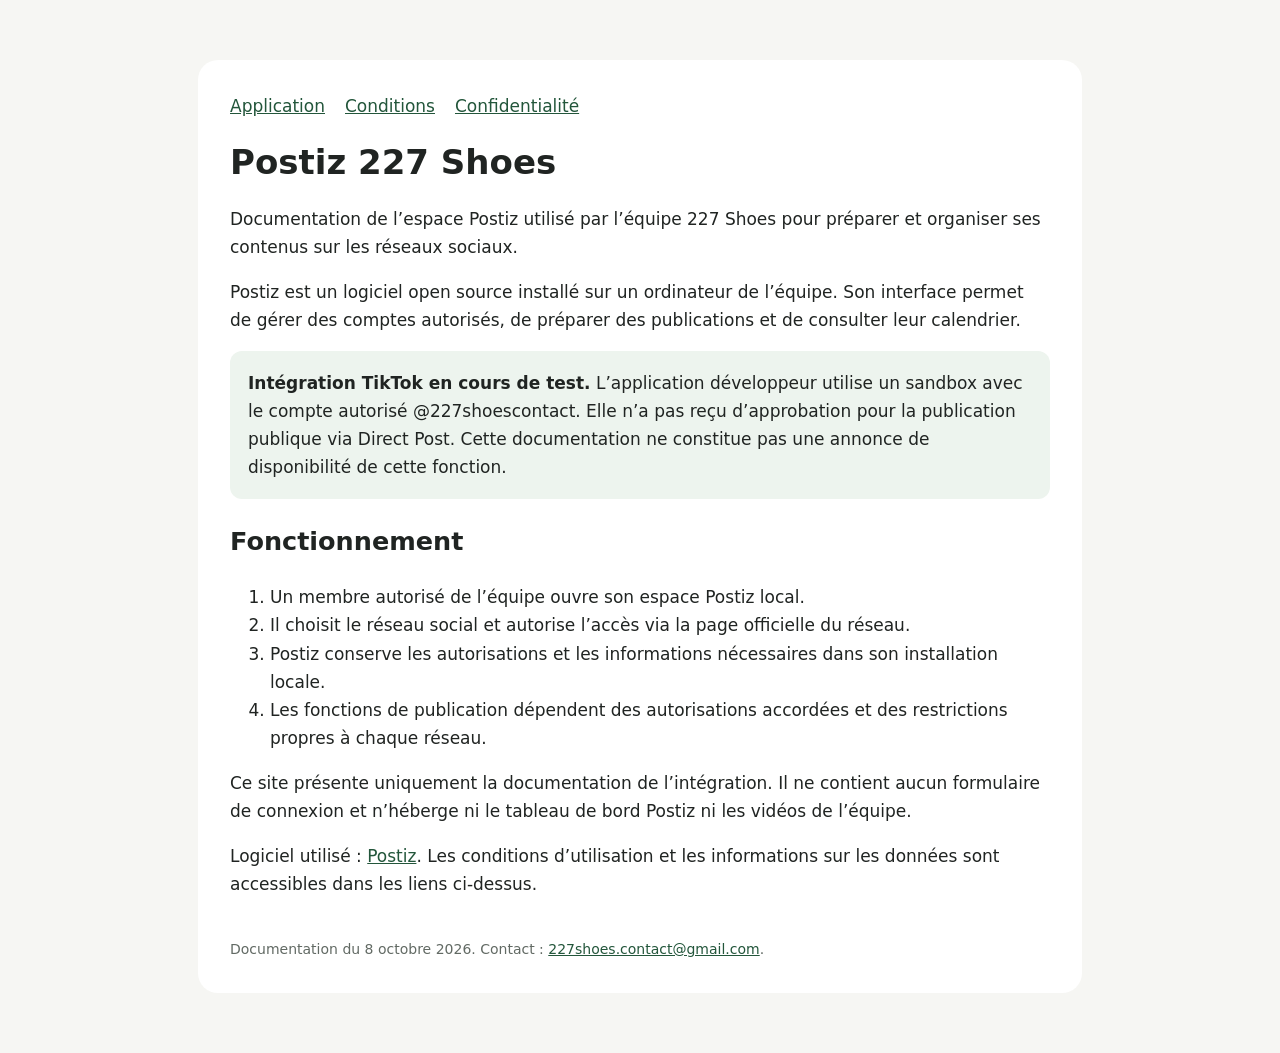
<file: index.html>
<!doctype html><html lang="fr"><meta charset="utf-8"><meta name="viewport" content="width=device-width,initial-scale=1"><title>Postiz 227 Shoes — Postiz 227 Shoes</title><link rel="stylesheet" href="style.css"><main><nav><a href="./">Application</a><a href="terms.html">Conditions</a><a href="privacy.html">Confidentialité</a></nav><h1>Postiz 227 Shoes</h1><p>Documentation de l’espace Postiz utilisé par l’équipe 227 Shoes pour préparer et organiser ses contenus sur les réseaux sociaux.</p><p>Postiz est un logiciel open source installé sur un ordinateur de l’équipe. Son interface permet de gérer des comptes autorisés, de préparer des publications et de consulter leur calendrier.</p><aside><strong>Intégration TikTok en cours de test.</strong> L’application développeur utilise un sandbox avec le compte autorisé @227shoescontact. Elle n’a pas reçu d’approbation pour la publication publique via Direct Post. Cette documentation ne constitue pas une annonce de disponibilité de cette fonction.</aside><h2>Fonctionnement</h2><ol><li>Un membre autorisé de l’équipe ouvre son espace Postiz local.</li><li>Il choisit le réseau social et autorise l’accès via la page officielle du réseau.</li><li>Postiz conserve les autorisations et les informations nécessaires dans son installation locale.</li><li>Les fonctions de publication dépendent des autorisations accordées et des restrictions propres à chaque réseau.</li></ol><p>Ce site présente uniquement la documentation de l’intégration. Il ne contient aucun formulaire de connexion et n’héberge ni le tableau de bord Postiz ni les vidéos de l’équipe.</p><p>Logiciel utilisé : <a href="https://github.com/gitroomhq/postiz-app">Postiz</a>. Les conditions d’utilisation et les informations sur les données sont accessibles dans les liens ci-dessus.</p><footer>Documentation du 8 octobre 2026. Contact : <a href="mailto:227shoes.contact@gmail.com">227shoes.contact@gmail.com</a>.</footer></main></html>
</file>
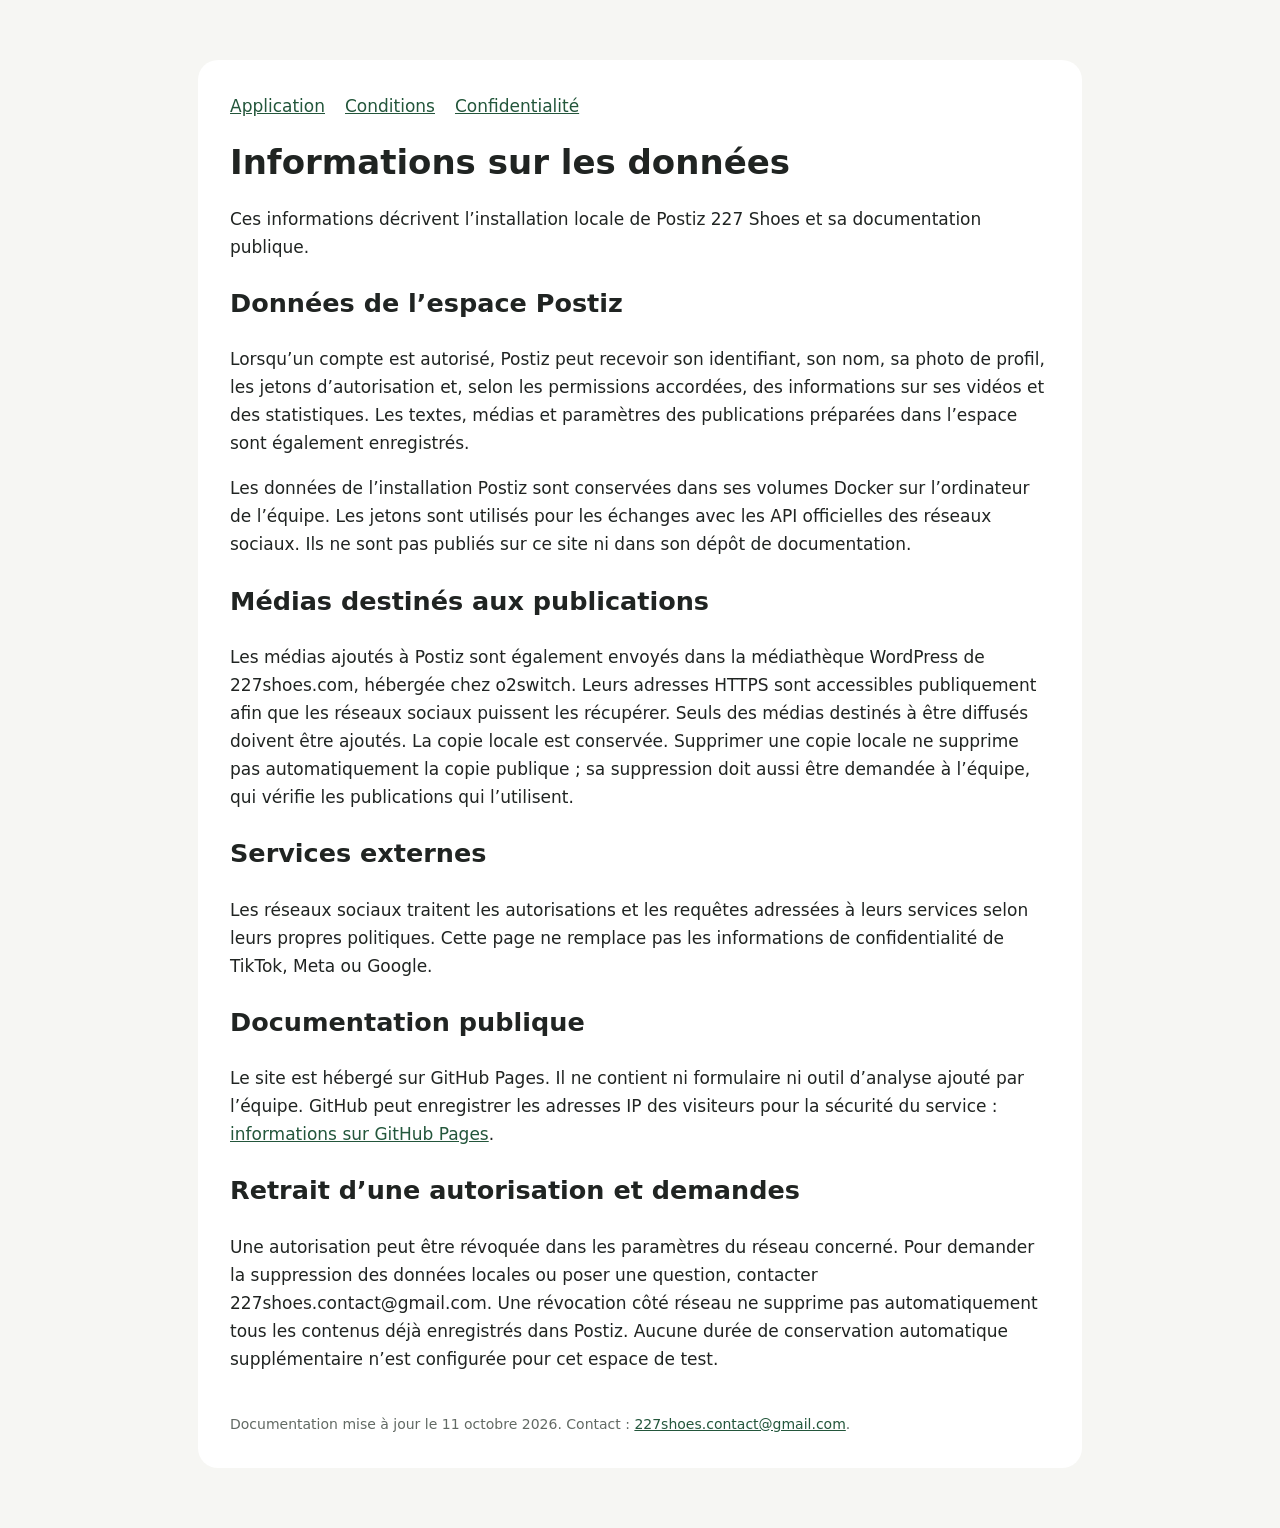
<file: privacy.html>
<!doctype html><html lang="fr"><meta charset="utf-8"><meta name="viewport" content="width=device-width,initial-scale=1"><title>Informations sur les données — Postiz 227 Shoes</title><link rel="stylesheet" href="style.css"><main><nav><a href="./">Application</a><a href="terms.html">Conditions</a><a href="privacy.html">Confidentialité</a></nav><h1>Informations sur les données</h1><p>Ces informations décrivent l’installation locale de Postiz 227 Shoes et sa documentation publique.</p><h2>Données de l’espace Postiz</h2><p>Lorsqu’un compte est autorisé, Postiz peut recevoir son identifiant, son nom, sa photo de profil, les jetons d’autorisation et, selon les permissions accordées, des informations sur ses vidéos et des statistiques. Les textes, médias et paramètres des publications préparées dans l’espace sont également enregistrés.</p><p>Les données de l’installation Postiz sont conservées dans ses volumes Docker sur l’ordinateur de l’équipe. Les jetons sont utilisés pour les échanges avec les API officielles des réseaux sociaux. Ils ne sont pas publiés sur ce site ni dans son dépôt de documentation.</p><h2>Médias destinés aux publications</h2><p>Les médias ajoutés à Postiz sont également envoyés dans la médiathèque WordPress de 227shoes.com, hébergée chez o2switch. Leurs adresses HTTPS sont accessibles publiquement afin que les réseaux sociaux puissent les récupérer. Seuls des médias destinés à être diffusés doivent être ajoutés. La copie locale est conservée. Supprimer une copie locale ne supprime pas automatiquement la copie publique ; sa suppression doit aussi être demandée à l’équipe, qui vérifie les publications qui l’utilisent.</p>
<h2>Services externes</h2><p>Les réseaux sociaux traitent les autorisations et les requêtes adressées à leurs services selon leurs propres politiques. Cette page ne remplace pas les informations de confidentialité de TikTok, Meta ou Google.</p><h2>Documentation publique</h2><p>Le site est hébergé sur GitHub Pages. Il ne contient ni formulaire ni outil d’analyse ajouté par l’équipe. GitHub peut enregistrer les adresses IP des visiteurs pour la sécurité du service : <a href="https://docs.github.com/en/pages/getting-started-with-github-pages/what-is-github-pages">informations sur GitHub Pages</a>.</p><h2>Retrait d’une autorisation et demandes</h2><p>Une autorisation peut être révoquée dans les paramètres du réseau concerné. Pour demander la suppression des données locales ou poser une question, contacter 227shoes.contact@gmail.com. Une révocation côté réseau ne supprime pas automatiquement tous les contenus déjà enregistrés dans Postiz. Aucune durée de conservation automatique supplémentaire n’est configurée pour cet espace de test.</p><footer>Documentation mise à jour le 11 octobre 2026. Contact : <a href="mailto:227shoes.contact@gmail.com">227shoes.contact@gmail.com</a>.</footer></main></html>
</file>
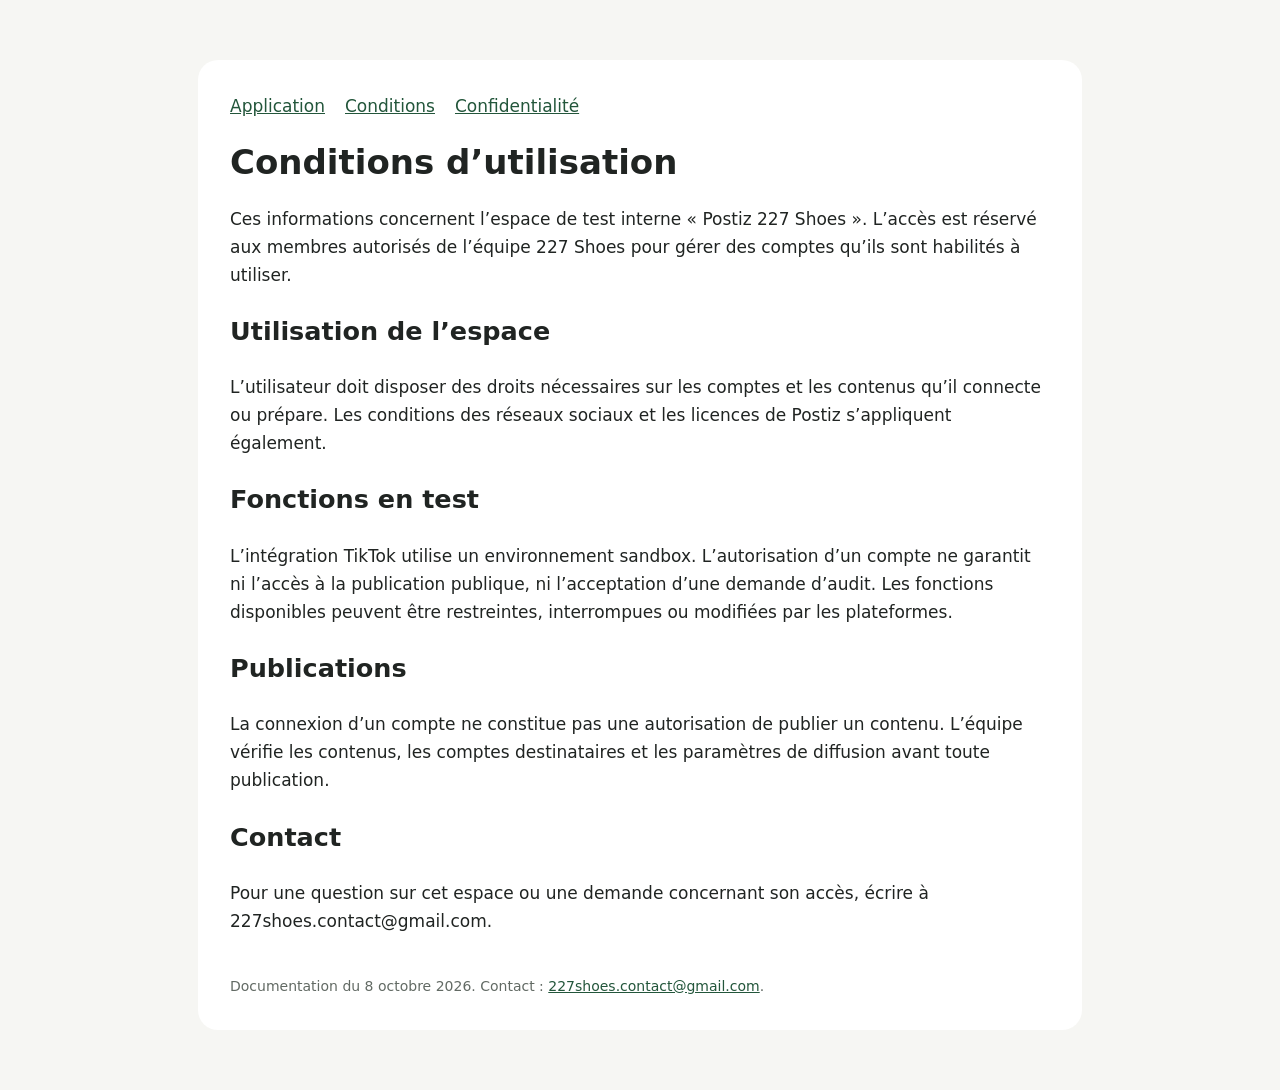
<file: terms.html>
<!doctype html><html lang="fr"><meta charset="utf-8"><meta name="viewport" content="width=device-width,initial-scale=1"><title>Conditions d’utilisation — Postiz 227 Shoes</title><link rel="stylesheet" href="style.css"><main><nav><a href="./">Application</a><a href="terms.html">Conditions</a><a href="privacy.html">Confidentialité</a></nav><h1>Conditions d’utilisation</h1><p>Ces informations concernent l’espace de test interne « Postiz 227 Shoes ». L’accès est réservé aux membres autorisés de l’équipe 227 Shoes pour gérer des comptes qu’ils sont habilités à utiliser.</p><h2>Utilisation de l’espace</h2><p>L’utilisateur doit disposer des droits nécessaires sur les comptes et les contenus qu’il connecte ou prépare. Les conditions des réseaux sociaux et les licences de Postiz s’appliquent également.</p><h2>Fonctions en test</h2><p>L’intégration TikTok utilise un environnement sandbox. L’autorisation d’un compte ne garantit ni l’accès à la publication publique, ni l’acceptation d’une demande d’audit. Les fonctions disponibles peuvent être restreintes, interrompues ou modifiées par les plateformes.</p><h2>Publications</h2><p>La connexion d’un compte ne constitue pas une autorisation de publier un contenu. L’équipe vérifie les contenus, les comptes destinataires et les paramètres de diffusion avant toute publication.</p><h2>Contact</h2><p>Pour une question sur cet espace ou une demande concernant son accès, écrire à 227shoes.contact@gmail.com.</p><footer>Documentation du 8 octobre 2026. Contact : <a href="mailto:227shoes.contact@gmail.com">227shoes.contact@gmail.com</a>.</footer></main></html>
</file>
<file: style.css>
body{margin:0;background:#f6f6f3;color:#202422;font:17px/1.65 system-ui,sans-serif}main{max-width:820px;margin:60px auto;padding:32px;background:white;border-radius:20px}nav{display:flex;gap:20px;flex-wrap:wrap}a{color:#23563b}h1{line-height:1.15}aside{padding:18px;background:#edf4ee;border-radius:12px}footer{margin-top:40px;font-size:14px;color:#626a64}@media(max-width:700px){main{margin:12px;padding:22px}}
</file>
